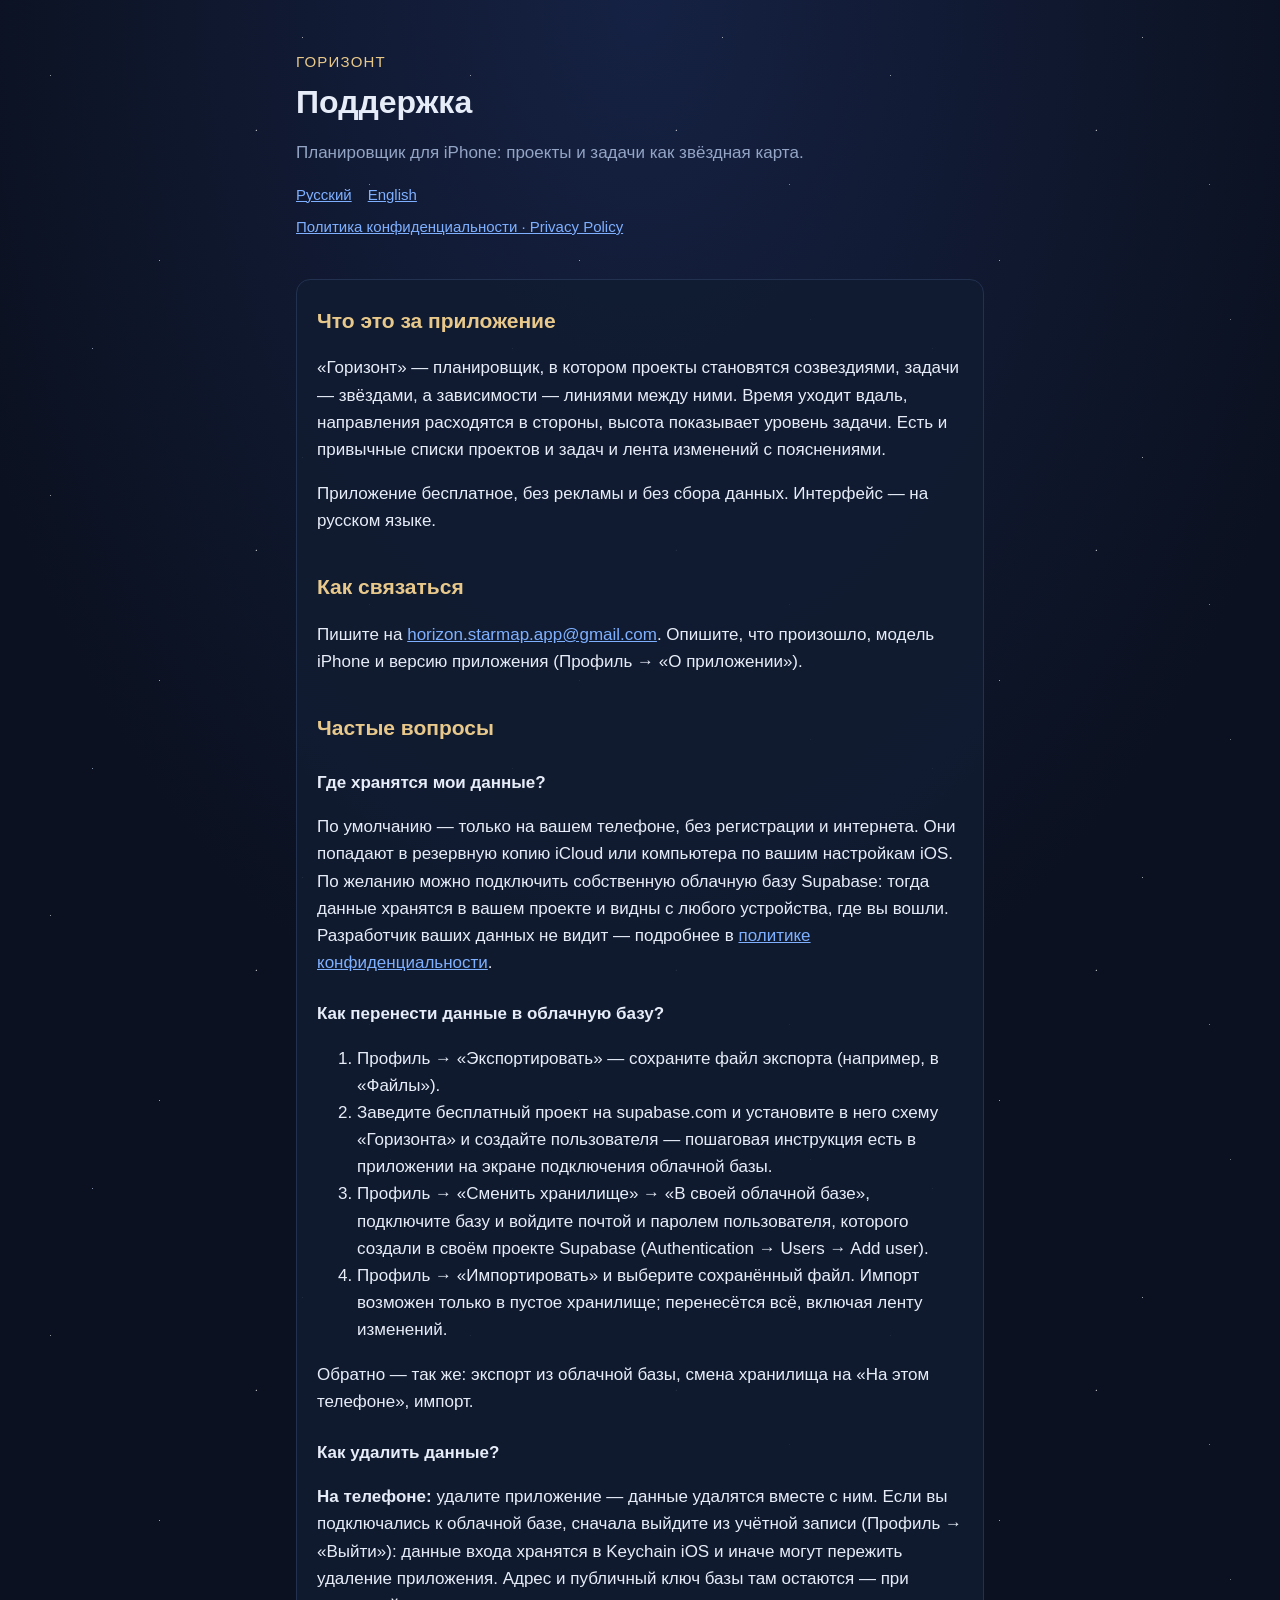
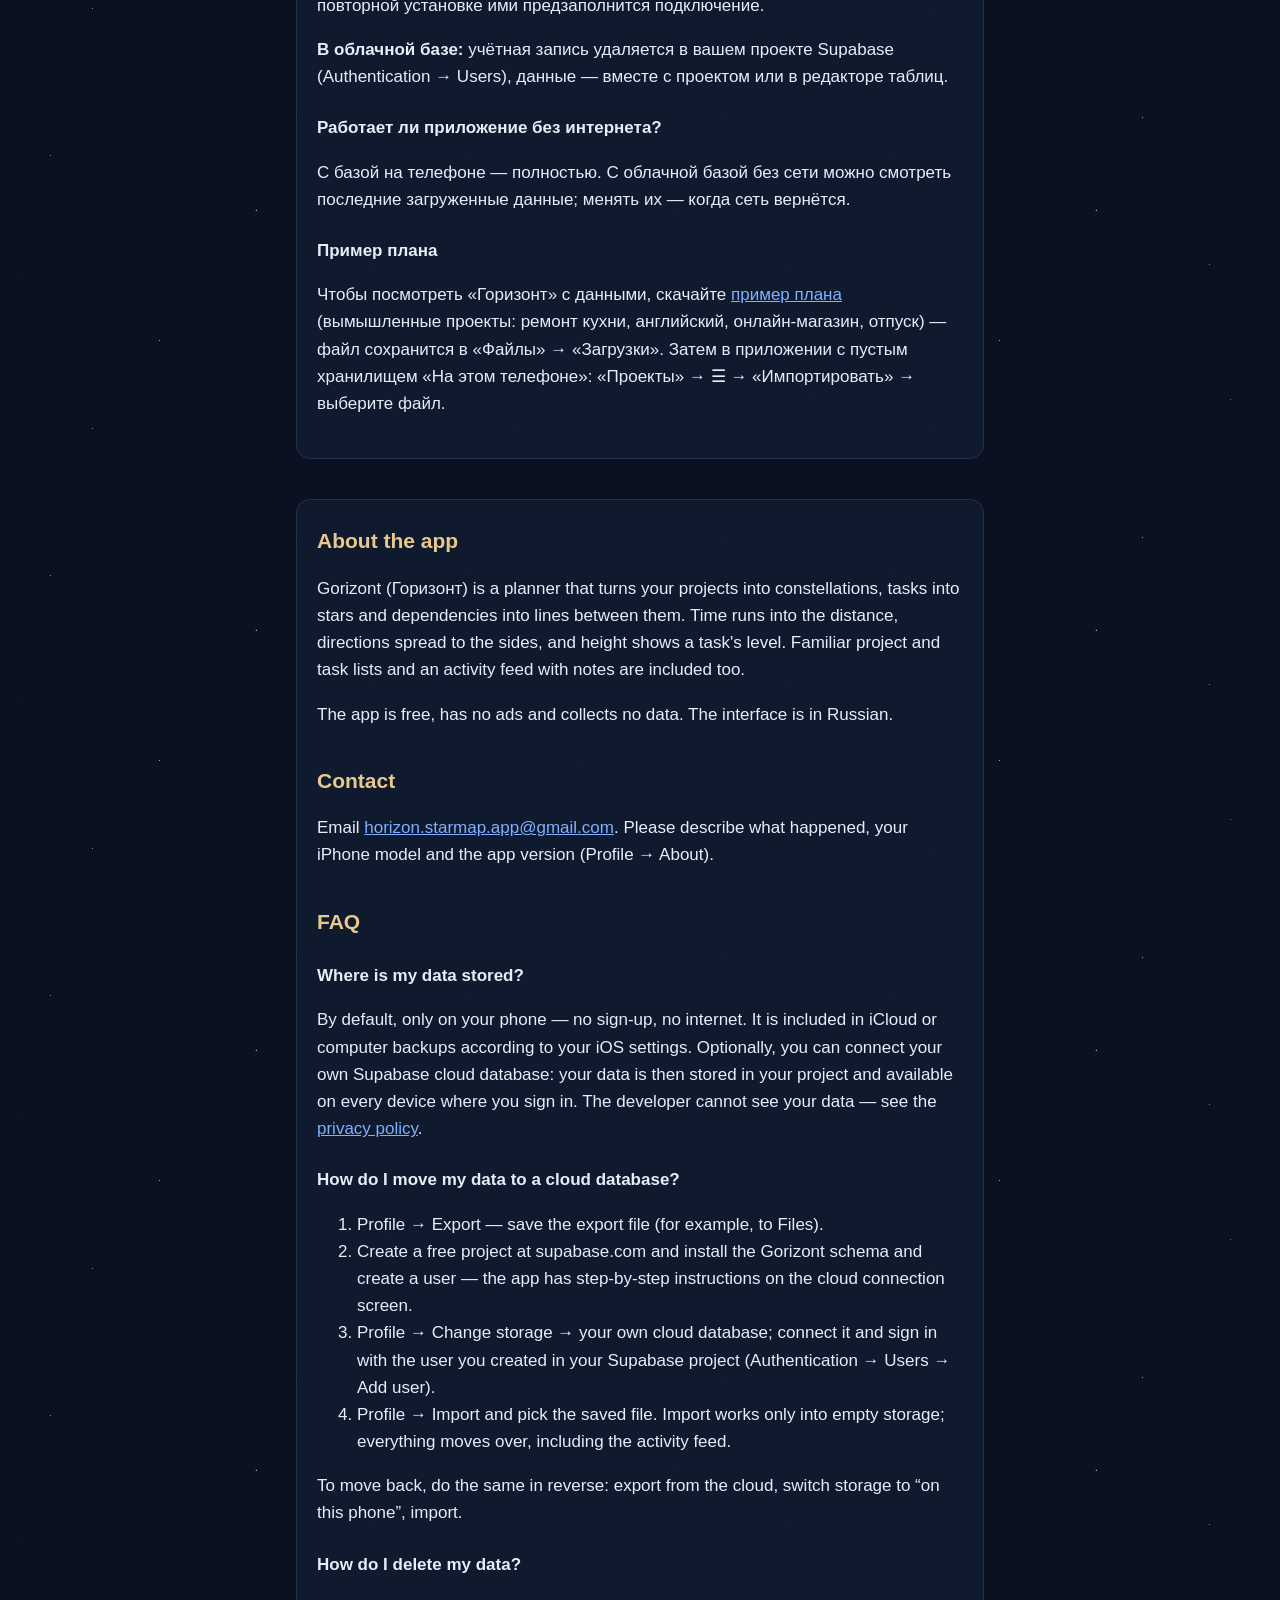
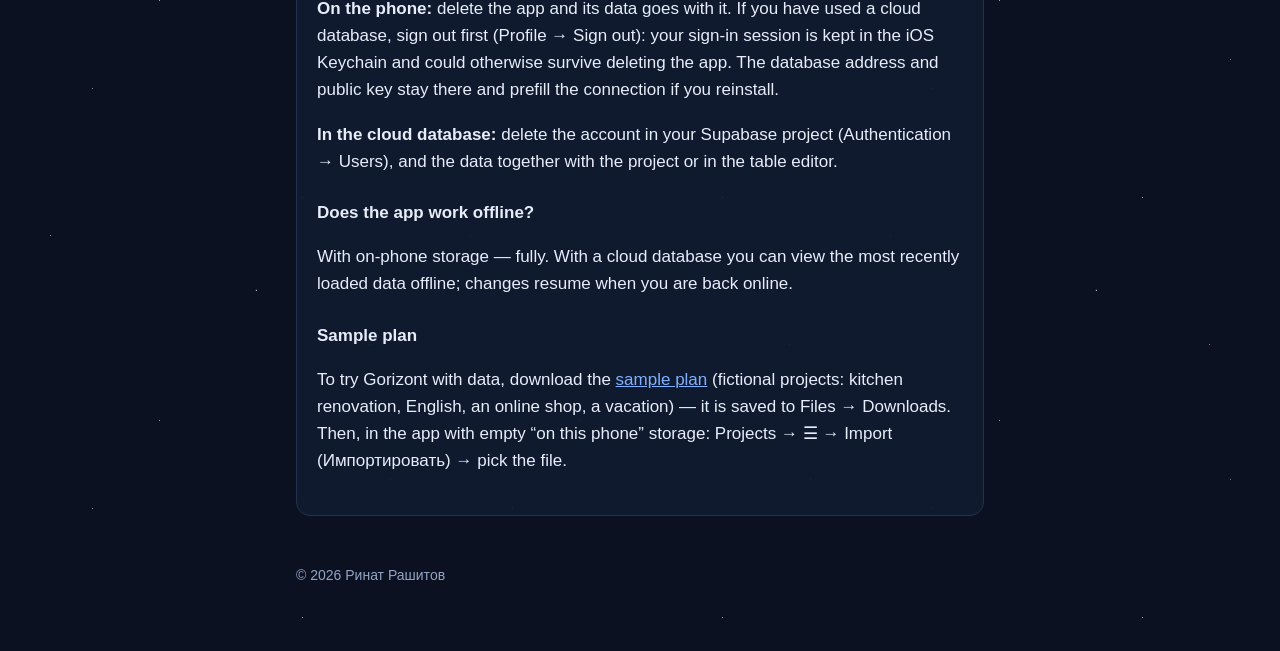
<file: index.html>
<!doctype html>
<html lang="ru">
<head>
<meta charset="utf-8">
<meta name="viewport" content="width=device-width, initial-scale=1">
<meta name="referrer" content="no-referrer">
<title>Горизонт — поддержка</title>
<link rel="stylesheet" href="style.css">
</head>
<body>
<main>
<header>
  <span class="brand">Горизонт</span>
  <h1>Поддержка</h1>
  <p class="muted">Планировщик для iPhone: проекты и задачи как звёздная карта.</p>
  <nav class="lang"><a href="#ru">Русский</a><a href="#en">English</a></nav>
  <nav class="pages"><a href="privacy/">Политика конфиденциальности · Privacy Policy</a></nav>
</header>

<section class="lang-block" id="ru" lang="ru">
<h2>Что это за приложение</h2>
<p>«Горизонт» — планировщик, в котором проекты становятся созвездиями, задачи — звёздами, а зависимости — линиями между ними. Время уходит вдаль, направления расходятся в стороны, высота показывает уровень задачи. Есть и привычные списки проектов и задач и лента изменений с пояснениями.</p>
<p>Приложение бесплатное, без рекламы и без сбора данных. Интерфейс — на русском языке.</p>

<h2>Как связаться</h2>
<p>Пишите на <a href="mailto:horizon.starmap.app@gmail.com">horizon.starmap.app@gmail.com</a>. Опишите, что произошло, модель iPhone и версию приложения (Профиль → «О приложении»).</p>

<h2>Частые вопросы</h2>

<h3>Где хранятся мои данные?</h3>
<p>По умолчанию — только на вашем телефоне, без регистрации и интернета. Они попадают в резервную копию iCloud или компьютера по вашим настройкам iOS. По желанию можно подключить собственную облачную базу Supabase: тогда данные хранятся в вашем проекте и видны с любого устройства, где вы вошли. Разработчик ваших данных не видит — подробнее в <a href="privacy/">политике конфиденциальности</a>.</p>

<h3>Как перенести данные в облачную базу?</h3>
<ol>
  <li>Профиль → «Экспортировать» — сохраните файл экспорта (например, в «Файлы»).</li>
  <li>Заведите бесплатный проект на supabase.com и установите в него схему «Горизонта» и создайте пользователя — пошаговая инструкция есть в приложении на экране подключения облачной базы.</li>
  <li>Профиль → «Сменить хранилище» → «В своей облачной базе», подключите базу и войдите почтой и паролем пользователя, которого создали в своём проекте Supabase (Authentication → Users → Add user).</li>
  <li>Профиль → «Импортировать» и выберите сохранённый файл. Импорт возможен только в пустое хранилище; перенесётся всё, включая ленту изменений.</li>
</ol>
<p>Обратно — так же: экспорт из облачной базы, смена хранилища на «На этом телефоне», импорт.</p>

<h3>Как удалить данные?</h3>
<p><strong>На телефоне:</strong> удалите приложение — данные удалятся вместе с ним. Если вы подключались к облачной базе, сначала выйдите из учётной записи (Профиль → «Выйти»): данные входа хранятся в Keychain iOS и иначе могут пережить удаление приложения. Адрес и публичный ключ базы там остаются — при повторной установке ими предзаполнится подключение.</p>
<p><strong>В облачной базе:</strong> учётная запись удаляется в вашем проекте Supabase (Authentication → Users), данные — вместе с проектом или в редакторе таблиц.</p>

<h3>Работает ли приложение без интернета?</h3>
<p>С базой на телефоне — полностью. С облачной базой без сети можно смотреть последние загруженные данные; менять их — когда сеть вернётся.</p>

<h3>Пример плана</h3>
<p>Чтобы посмотреть «Горизонт» с данными, скачайте <a href="demo/horizon-demo.json" download="horizon-demo.json">пример плана</a> (вымышленные проекты: ремонт кухни, английский, онлайн-магазин, отпуск) — файл сохранится в «Файлы» → «Загрузки». Затем в приложении с пустым хранилищем «На этом телефоне»: «Проекты» → ☰ → «Импортировать» → выберите файл.</p>
</section>

<section class="lang-block" id="en" lang="en">
<h2>About the app</h2>
<p>Gorizont (Горизонт) is a planner that turns your projects into constellations, tasks into stars and dependencies into lines between them. Time runs into the distance, directions spread to the sides, and height shows a task's level. Familiar project and task lists and an activity feed with notes are included too.</p>
<p>The app is free, has no ads and collects no data. The interface is in Russian.</p>

<h2>Contact</h2>
<p>Email <a href="mailto:horizon.starmap.app@gmail.com">horizon.starmap.app@gmail.com</a>. Please describe what happened, your iPhone model and the app version (Profile → About).</p>

<h2>FAQ</h2>

<h3>Where is my data stored?</h3>
<p>By default, only on your phone — no sign-up, no internet. It is included in iCloud or computer backups according to your iOS settings. Optionally, you can connect your own Supabase cloud database: your data is then stored in your project and available on every device where you sign in. The developer cannot see your data — see the <a href="privacy/#en">privacy policy</a>.</p>

<h3>How do I move my data to a cloud database?</h3>
<ol>
  <li>Profile → Export — save the export file (for example, to Files).</li>
  <li>Create a free project at supabase.com and install the Gorizont schema and create a user — the app has step-by-step instructions on the cloud connection screen.</li>
  <li>Profile → Change storage → your own cloud database; connect it and sign in with the user you created in your Supabase project (Authentication → Users → Add user).</li>
  <li>Profile → Import and pick the saved file. Import works only into empty storage; everything moves over, including the activity feed.</li>
</ol>
<p>To move back, do the same in reverse: export from the cloud, switch storage to “on this phone”, import.</p>

<h3>How do I delete my data?</h3>
<p><strong>On the phone:</strong> delete the app and its data goes with it. If you have used a cloud database, sign out first (Profile → Sign out): your sign-in session is kept in the iOS Keychain and could otherwise survive deleting the app. The database address and public key stay there and prefill the connection if you reinstall.</p>
<p><strong>In the cloud database:</strong> delete the account in your Supabase project (Authentication → Users), and the data together with the project or in the table editor.</p>

<h3>Does the app work offline?</h3>
<p>With on-phone storage — fully. With a cloud database you can view the most recently loaded data offline; changes resume when you are back online.</p>

<h3>Sample plan</h3>
<p>To try Gorizont with data, download the <a href="demo/horizon-demo.json" download="horizon-demo.json">sample plan</a> (fictional projects: kitchen renovation, English, an online shop, a vacation) — it is saved to Files → Downloads. Then, in the app with empty “on this phone” storage: Projects → ☰ → Import (Импортировать) → pick the file.</p>
</section>

<footer>© 2026 Ринат Рашитов</footer>
</main>
</body>
</html>
</file>
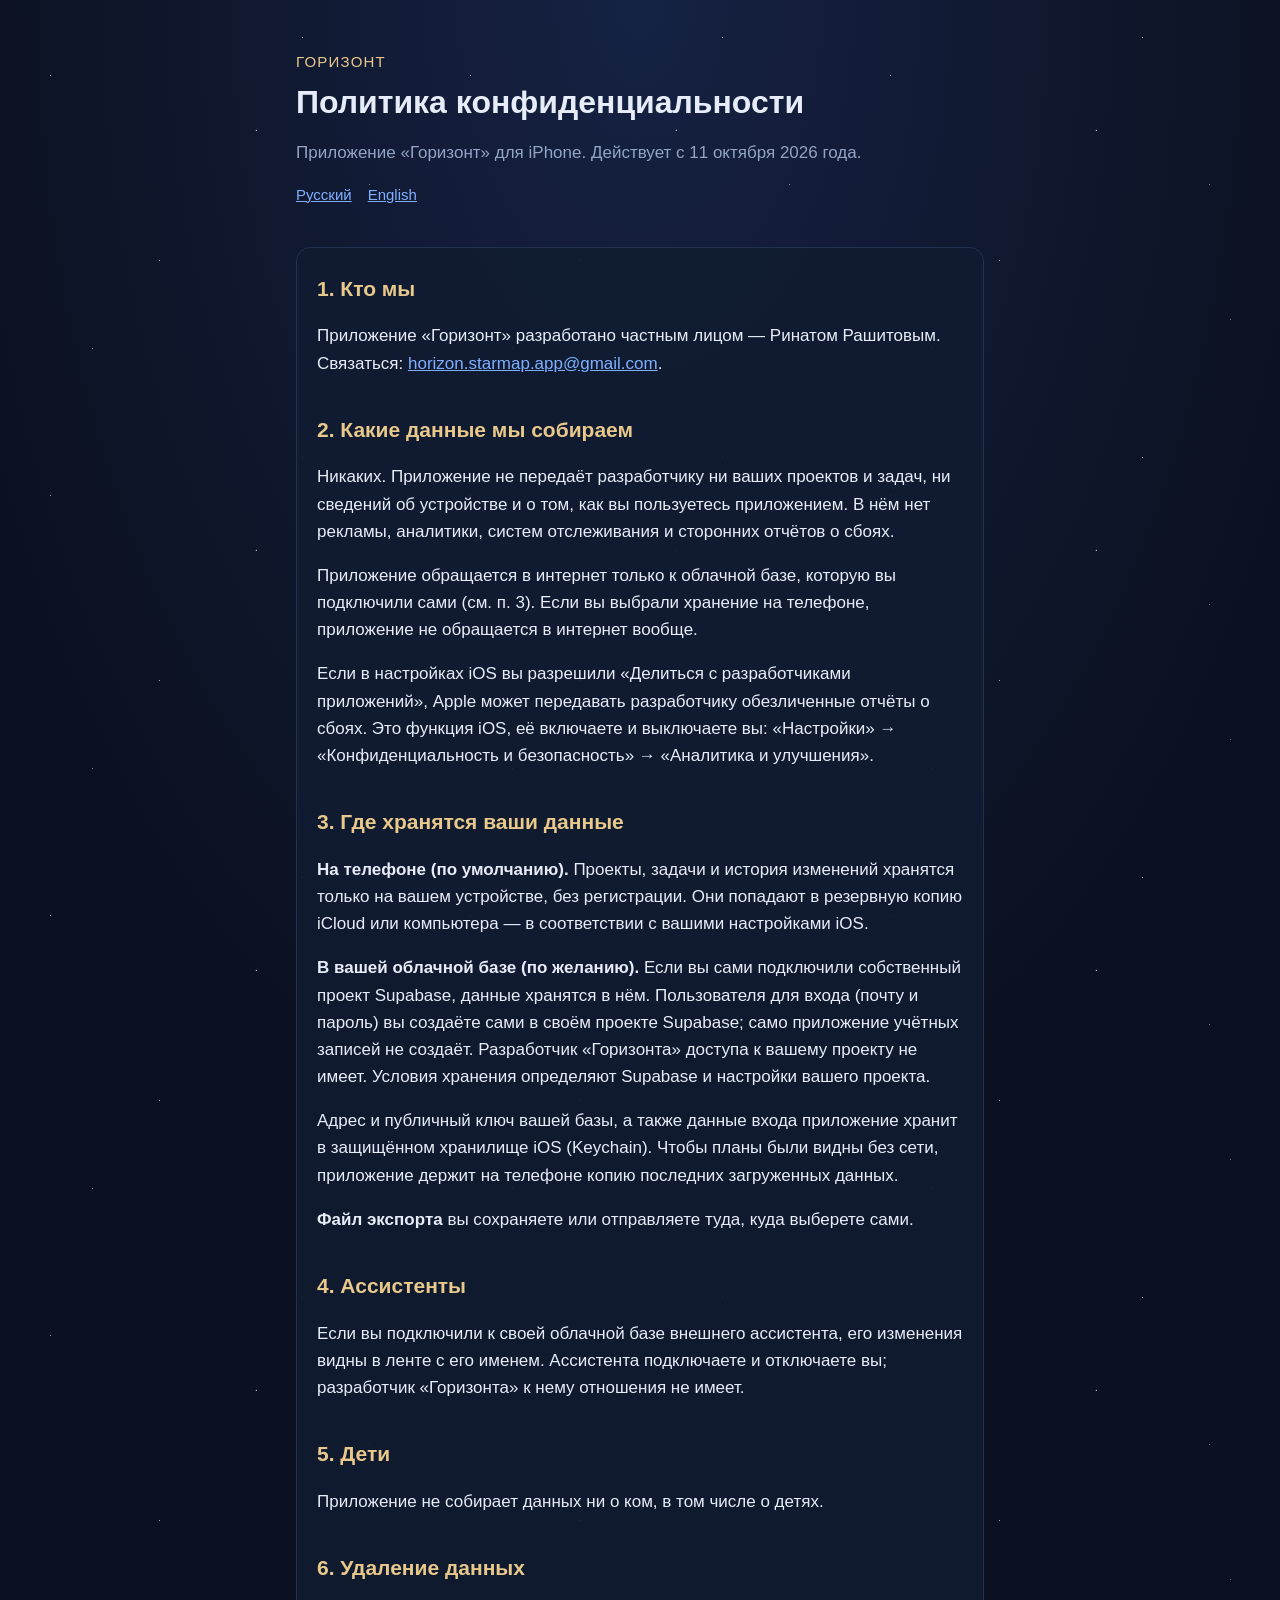
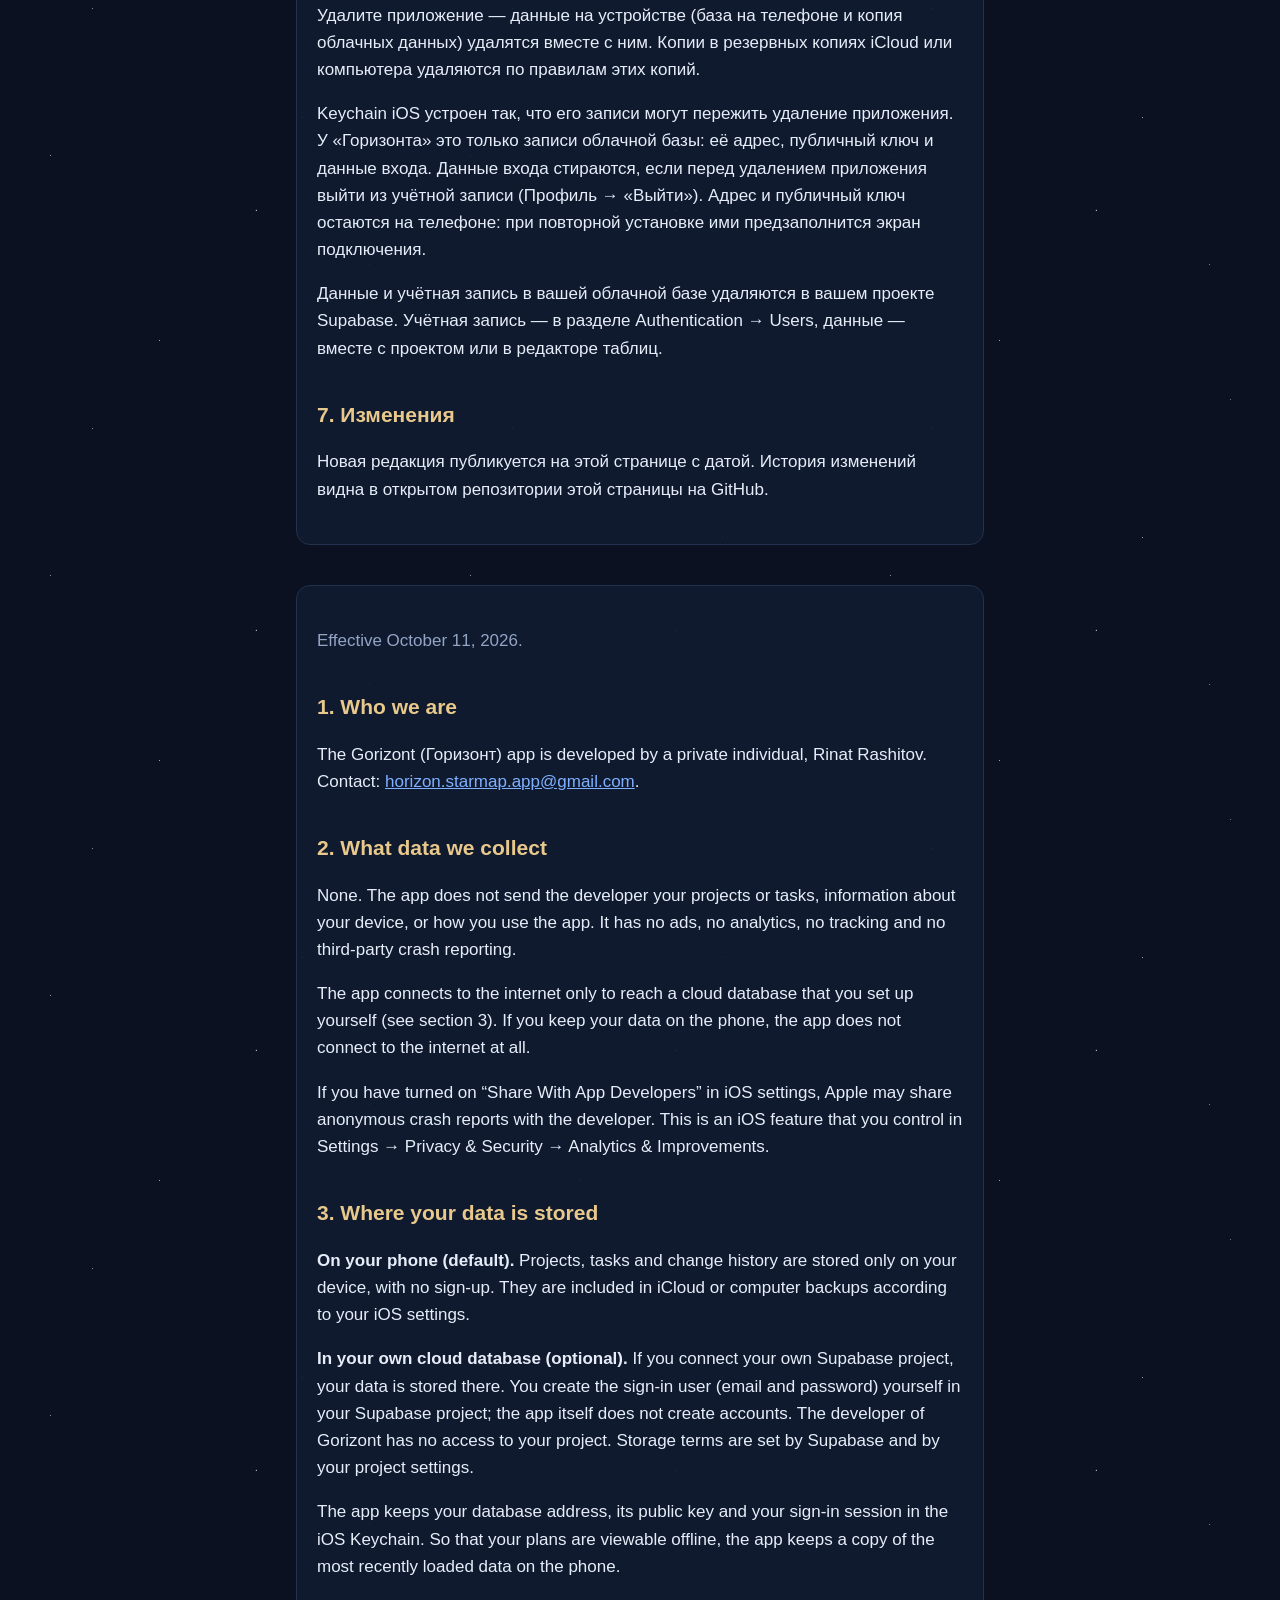
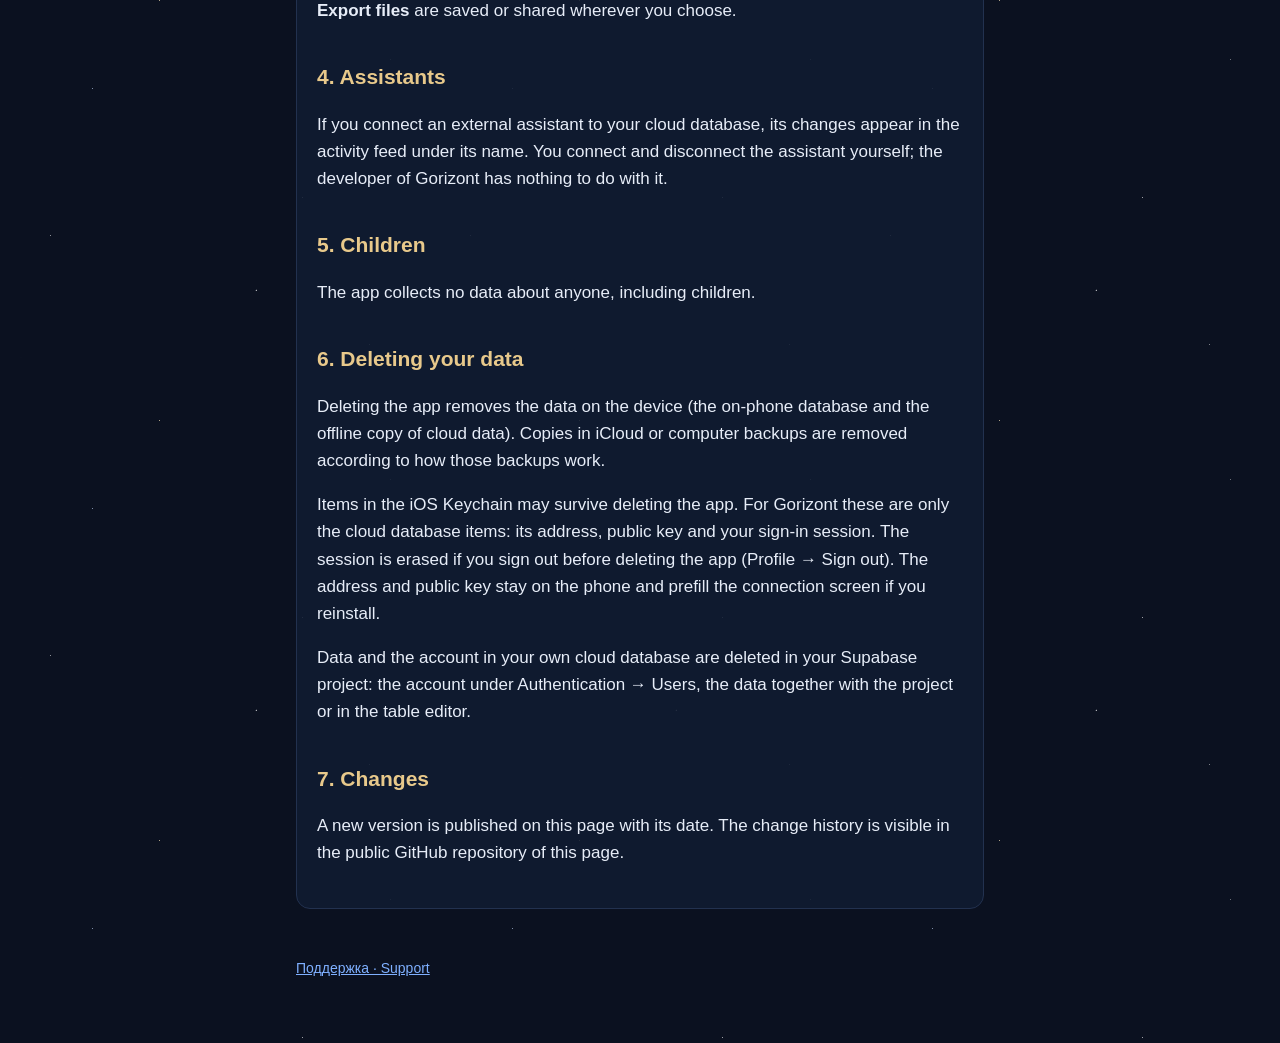
<file: privacy/index.html>
<!doctype html>
<html lang="ru">
<head>
<meta charset="utf-8">
<meta name="viewport" content="width=device-width, initial-scale=1">
<meta name="referrer" content="no-referrer">
<title>Политика конфиденциальности — Горизонт</title>
<link rel="stylesheet" href="../style.css">
</head>
<body>
<main>
<header>
  <a class="brand" href="../">Горизонт</a>
  <h1>Политика конфиденциальности</h1>
  <p class="muted">Приложение «Горизонт» для iPhone. Действует с 11 октября 2026 года.</p>
  <nav class="lang"><a href="#ru">Русский</a><a href="#en">English</a></nav>
</header>

<section class="lang-block" id="ru" lang="ru">
<h2>1. Кто мы</h2>
<p>Приложение «Горизонт» разработано частным лицом — Ринатом Рашитовым. Связаться: <a href="mailto:horizon.starmap.app@gmail.com">horizon.starmap.app@gmail.com</a>.</p>

<h2>2. Какие данные мы собираем</h2>
<p>Никаких. Приложение не передаёт разработчику ни ваших проектов и задач, ни сведений об устройстве и о том, как вы пользуетесь приложением. В нём нет рекламы, аналитики, систем отслеживания и сторонних отчётов о сбоях.</p>
<p>Приложение обращается в интернет только к облачной базе, которую вы подключили сами (см. п. 3). Если вы выбрали хранение на телефоне, приложение не обращается в интернет вообще.</p>
<p>Если в настройках iOS вы разрешили «Делиться с разработчиками приложений», Apple может передавать разработчику обезличенные отчёты о сбоях. Это функция iOS, её включаете и выключаете вы: «Настройки» → «Конфиденциальность и безопасность» → «Аналитика и улучшения».</p>

<h2>3. Где хранятся ваши данные</h2>
<p><strong>На телефоне (по умолчанию).</strong> Проекты, задачи и история изменений хранятся только на вашем устройстве, без регистрации. Они попадают в резервную копию iCloud или компьютера — в соответствии с вашими настройками iOS.</p>
<p><strong>В вашей облачной базе (по желанию).</strong> Если вы сами подключили собственный проект Supabase, данные хранятся в нём. Пользователя для входа (почту и пароль) вы создаёте сами в своём проекте Supabase; само приложение учётных записей не создаёт. Разработчик «Горизонта» доступа к вашему проекту не имеет. Условия хранения определяют Supabase и настройки вашего проекта.</p>
<p>Адрес и публичный ключ вашей базы, а также данные входа приложение хранит в защищённом хранилище iOS (Keychain). Чтобы планы были видны без сети, приложение держит на телефоне копию последних загруженных данных.</p>
<p><strong>Файл экспорта</strong> вы сохраняете или отправляете туда, куда выберете сами.</p>

<h2>4. Ассистенты</h2>
<p>Если вы подключили к своей облачной базе внешнего ассистента, его изменения видны в ленте с его именем. Ассистента подключаете и отключаете вы; разработчик «Горизонта» к нему отношения не имеет.</p>

<h2>5. Дети</h2>
<p>Приложение не собирает данных ни о ком, в том числе о детях.</p>

<h2>6. Удаление данных</h2>
<p>Удалите приложение — данные на устройстве (база на телефоне и копия облачных данных) удалятся вместе с ним. Копии в резервных копиях iCloud или компьютера удаляются по правилам этих копий.</p>
<p>Keychain iOS устроен так, что его записи могут пережить удаление приложения. У «Горизонта» это только записи облачной базы: её адрес, публичный ключ и данные входа. Данные входа стираются, если перед удалением приложения выйти из учётной записи (Профиль → «Выйти»). Адрес и публичный ключ остаются на телефоне: при повторной установке ими предзаполнится экран подключения.</p>
<p>Данные и учётная запись в вашей облачной базе удаляются в вашем проекте Supabase. Учётная запись — в разделе Authentication → Users, данные — вместе с проектом или в редакторе таблиц.</p>

<h2>7. Изменения</h2>
<p>Новая редакция публикуется на этой странице с датой. История изменений видна в открытом репозитории этой страницы на GitHub.</p>
</section>

<section class="lang-block" id="en" lang="en">
<p class="muted">Effective October 11, 2026.</p>
<h2>1. Who we are</h2>
<p>The Gorizont (Горизонт) app is developed by a private individual, Rinat Rashitov. Contact: <a href="mailto:horizon.starmap.app@gmail.com">horizon.starmap.app@gmail.com</a>.</p>

<h2>2. What data we collect</h2>
<p>None. The app does not send the developer your projects or tasks, information about your device, or how you use the app. It has no ads, no analytics, no tracking and no third-party crash reporting.</p>
<p>The app connects to the internet only to reach a cloud database that you set up yourself (see section 3). If you keep your data on the phone, the app does not connect to the internet at all.</p>
<p>If you have turned on “Share With App Developers” in iOS settings, Apple may share anonymous crash reports with the developer. This is an iOS feature that you control in Settings → Privacy &amp; Security → Analytics &amp; Improvements.</p>

<h2>3. Where your data is stored</h2>
<p><strong>On your phone (default).</strong> Projects, tasks and change history are stored only on your device, with no sign-up. They are included in iCloud or computer backups according to your iOS settings.</p>
<p><strong>In your own cloud database (optional).</strong> If you connect your own Supabase project, your data is stored there. You create the sign-in user (email and password) yourself in your Supabase project; the app itself does not create accounts. The developer of Gorizont has no access to your project. Storage terms are set by Supabase and by your project settings.</p>
<p>The app keeps your database address, its public key and your sign-in session in the iOS Keychain. So that your plans are viewable offline, the app keeps a copy of the most recently loaded data on the phone.</p>
<p><strong>Export files</strong> are saved or shared wherever you choose.</p>

<h2>4. Assistants</h2>
<p>If you connect an external assistant to your cloud database, its changes appear in the activity feed under its name. You connect and disconnect the assistant yourself; the developer of Gorizont has nothing to do with it.</p>

<h2>5. Children</h2>
<p>The app collects no data about anyone, including children.</p>

<h2>6. Deleting your data</h2>
<p>Deleting the app removes the data on the device (the on-phone database and the offline copy of cloud data). Copies in iCloud or computer backups are removed according to how those backups work.</p>
<p>Items in the iOS Keychain may survive deleting the app. For Gorizont these are only the cloud database items: its address, public key and your sign-in session. The session is erased if you sign out before deleting the app (Profile → Sign out). The address and public key stay on the phone and prefill the connection screen if you reinstall.</p>
<p>Data and the account in your own cloud database are deleted in your Supabase project: the account under Authentication → Users, the data together with the project or in the table editor.</p>

<h2>7. Changes</h2>
<p>A new version is published on this page with its date. The change history is visible in the public GitHub repository of this page.</p>
</section>

<footer><a href="../">Поддержка · Support</a></footer>
</main>
</body>
</html>
</file>
<file: style.css>
/* «Горизонт» — политика и поддержка. Без скриптов, трекеров и внешних шрифтов. */
:root {
  --bg: #0b1120;
  --surface: #111c31;
  --border: #22314f;
  --text: #e7edf8;
  --muted: #93a4c4;
  --gold: #e8c98b;
  --accent: #7fb0ff;
  color-scheme: dark;
}

* {
  box-sizing: border-box;
}

html {
  background: var(--bg);
}

body {
  margin: 0;
  min-height: 100vh;
  color: var(--text);
  font: 17px/1.6 -apple-system, BlinkMacSystemFont, 'Segoe UI', Roboto, 'Helvetica Neue', Arial,
    sans-serif;
  background-color: var(--bg);
  /* звёзды: несколько слоёв точек, без картинок */
  background-image:
    radial-gradient(1px 1px at 12% 18%, #fff8 50%, transparent 51%),
    radial-gradient(1px 1px at 72% 9%, #fff9 50%, transparent 51%),
    radial-gradient(1.5px 1.5px at 38% 62%, #ffe9b8aa 50%, transparent 51%),
    radial-gradient(1px 1px at 88% 44%, #fff7 50%, transparent 51%),
    radial-gradient(1px 1px at 22% 83%, #cfe0ff99 50%, transparent 51%),
    radial-gradient(1.5px 1.5px at 61% 31%, #fffa 50%, transparent 51%),
    radial-gradient(1px 1px at 93% 76%, #fff6 50%, transparent 51%),
    radial-gradient(1px 1px at 5% 47%, #fff6 50%, transparent 51%),
    radial-gradient(ellipse 80% 40% at 50% 0%, #1b2a55aa, transparent 70%);
  background-size: 420px 420px, 420px 420px, 420px 420px, 420px 420px, 420px 420px, 420px 420px,
    420px 420px, 420px 420px, 100% 100%;
  background-repeat: repeat, repeat, repeat, repeat, repeat, repeat, repeat, repeat, no-repeat;
}

main {
  max-width: 720px;
  margin: 0 auto;
  padding: 48px 16px 64px;
}

header {
  margin-bottom: 32px;
}

.brand {
  color: var(--gold);
  font-size: 15px;
  letter-spacing: 0.08em;
  text-transform: uppercase;
  text-decoration: none;
}

h1 {
  margin: 8px 0 4px;
  font-size: 32px;
  line-height: 1.2;
  font-weight: 650;
}

h2 {
  margin: 36px 0 8px;
  font-size: 21px;
  color: var(--gold);
  font-weight: 600;
}

h3 {
  margin: 24px 0 4px;
  font-size: 17px;
}

p,
li {
  color: var(--text);
}

.muted {
  color: var(--muted);
}

a {
  color: var(--accent);
}

nav.lang {
  display: flex;
  gap: 16px;
  margin-top: 12px;
  font-size: 15px;
}

nav.pages {
  display: flex;
  flex-wrap: wrap;
  gap: 8px 20px;
  margin-top: 8px;
  font-size: 15px;
}

section.lang-block {
  margin-top: 40px;
  padding: 24px 20px;
  background: color-mix(in srgb, var(--surface) 88%, transparent);
  border: 1px solid var(--border);
  border-radius: 14px;
}

section.lang-block > h2:first-child {
  margin-top: 0;
}

footer {
  margin-top: 48px;
  color: var(--muted);
  font-size: 14px;
}
</file>
